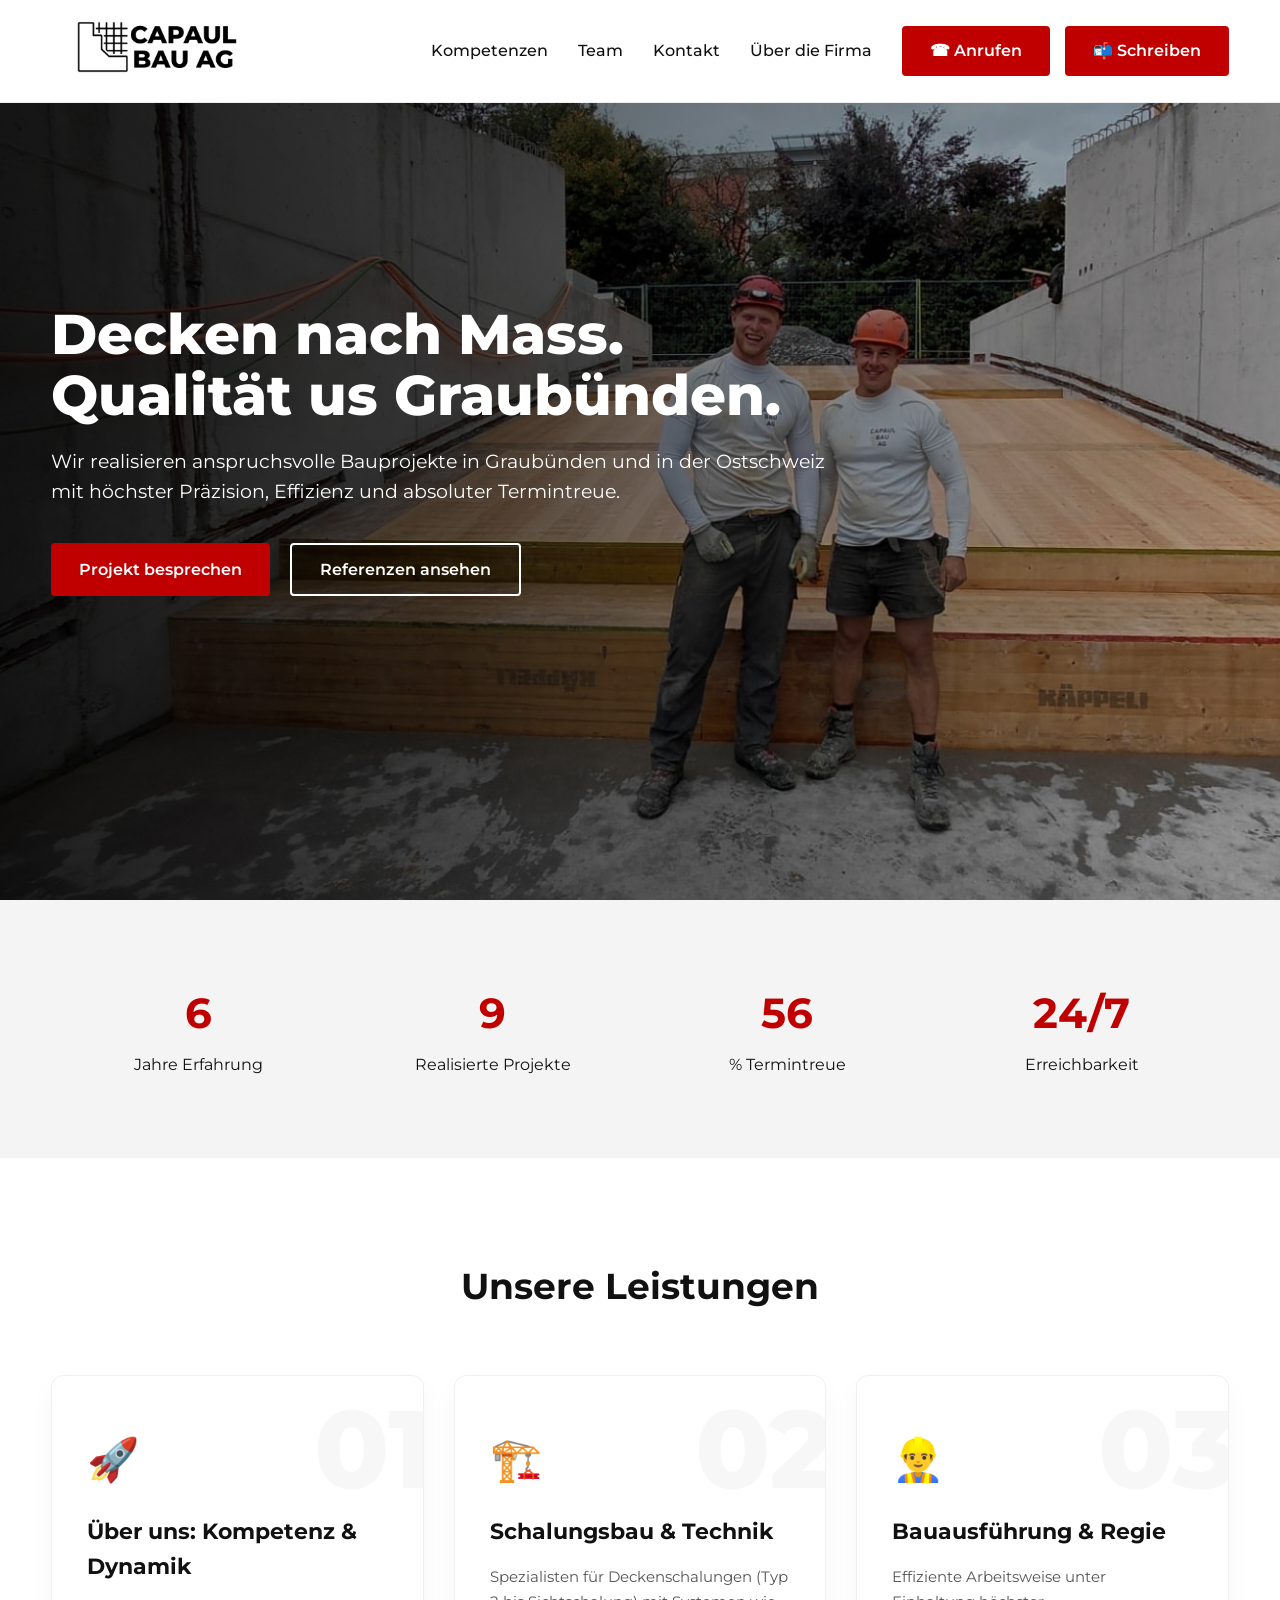
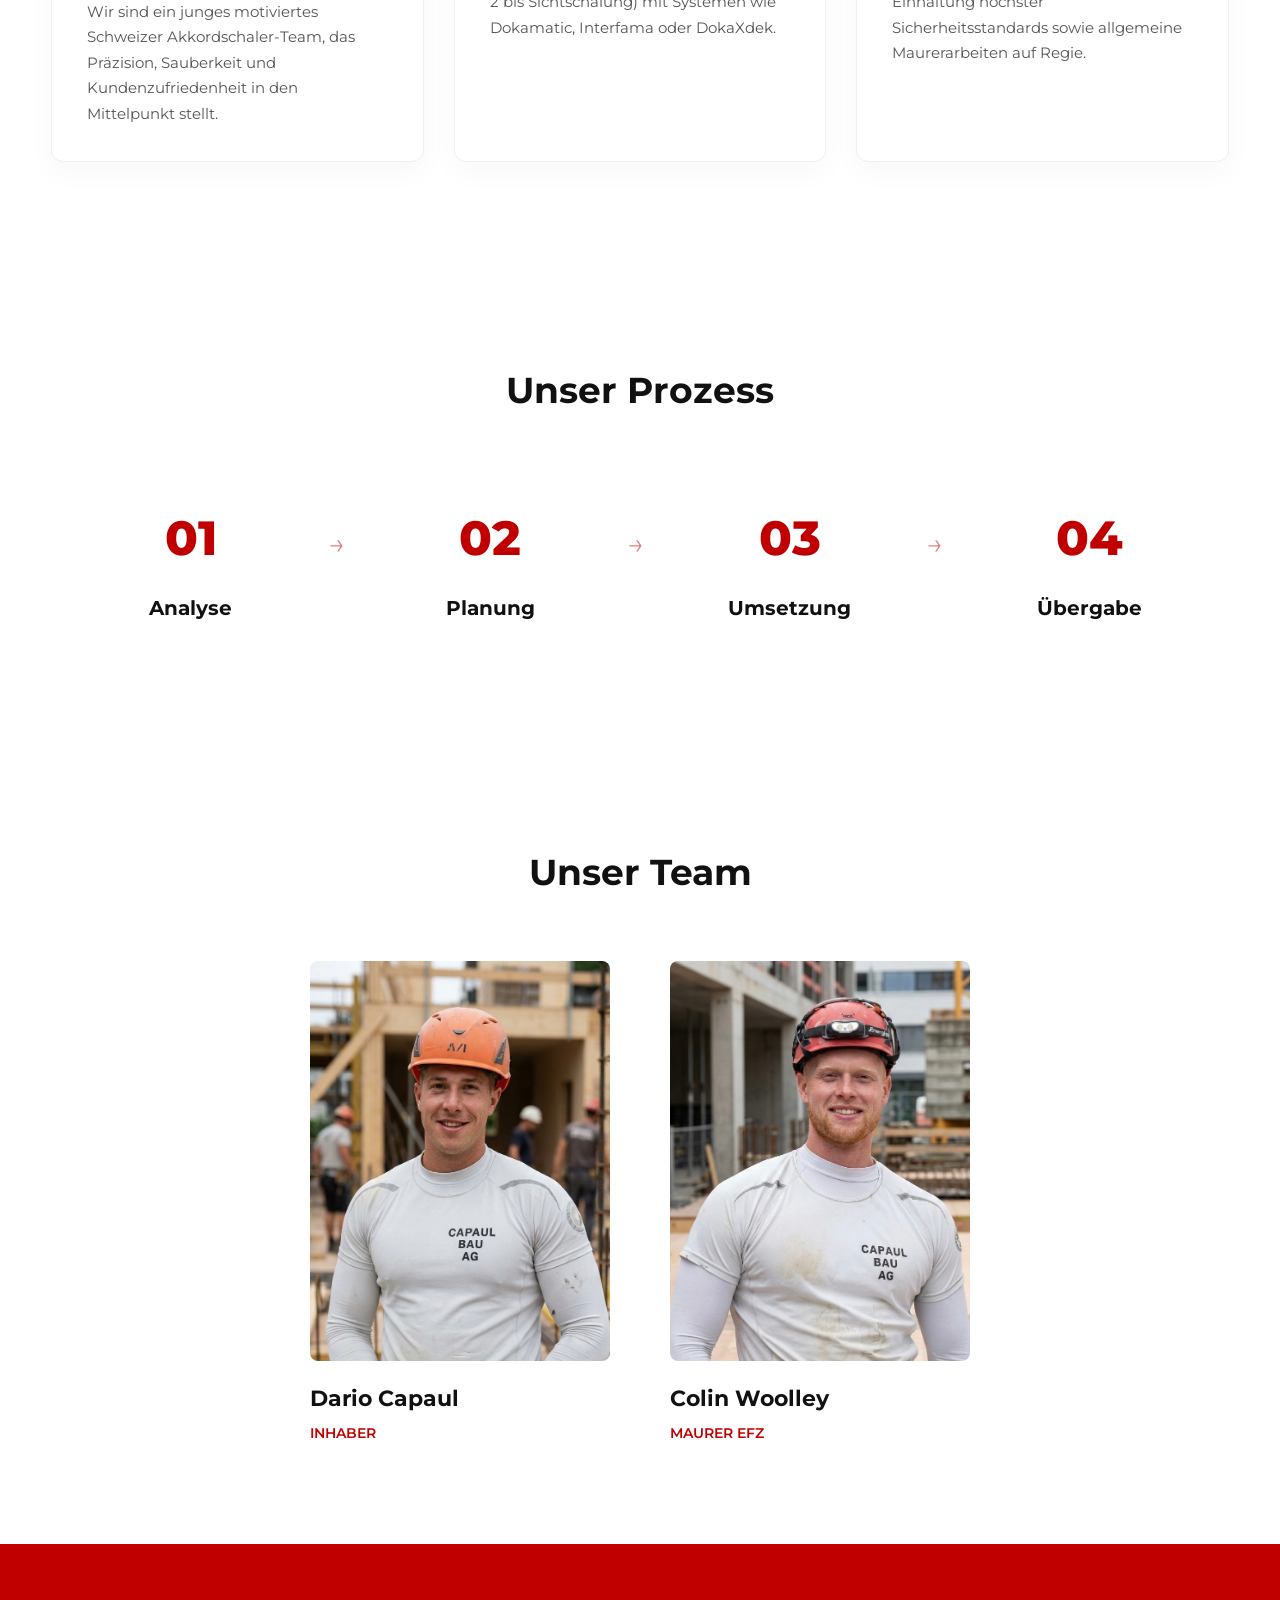
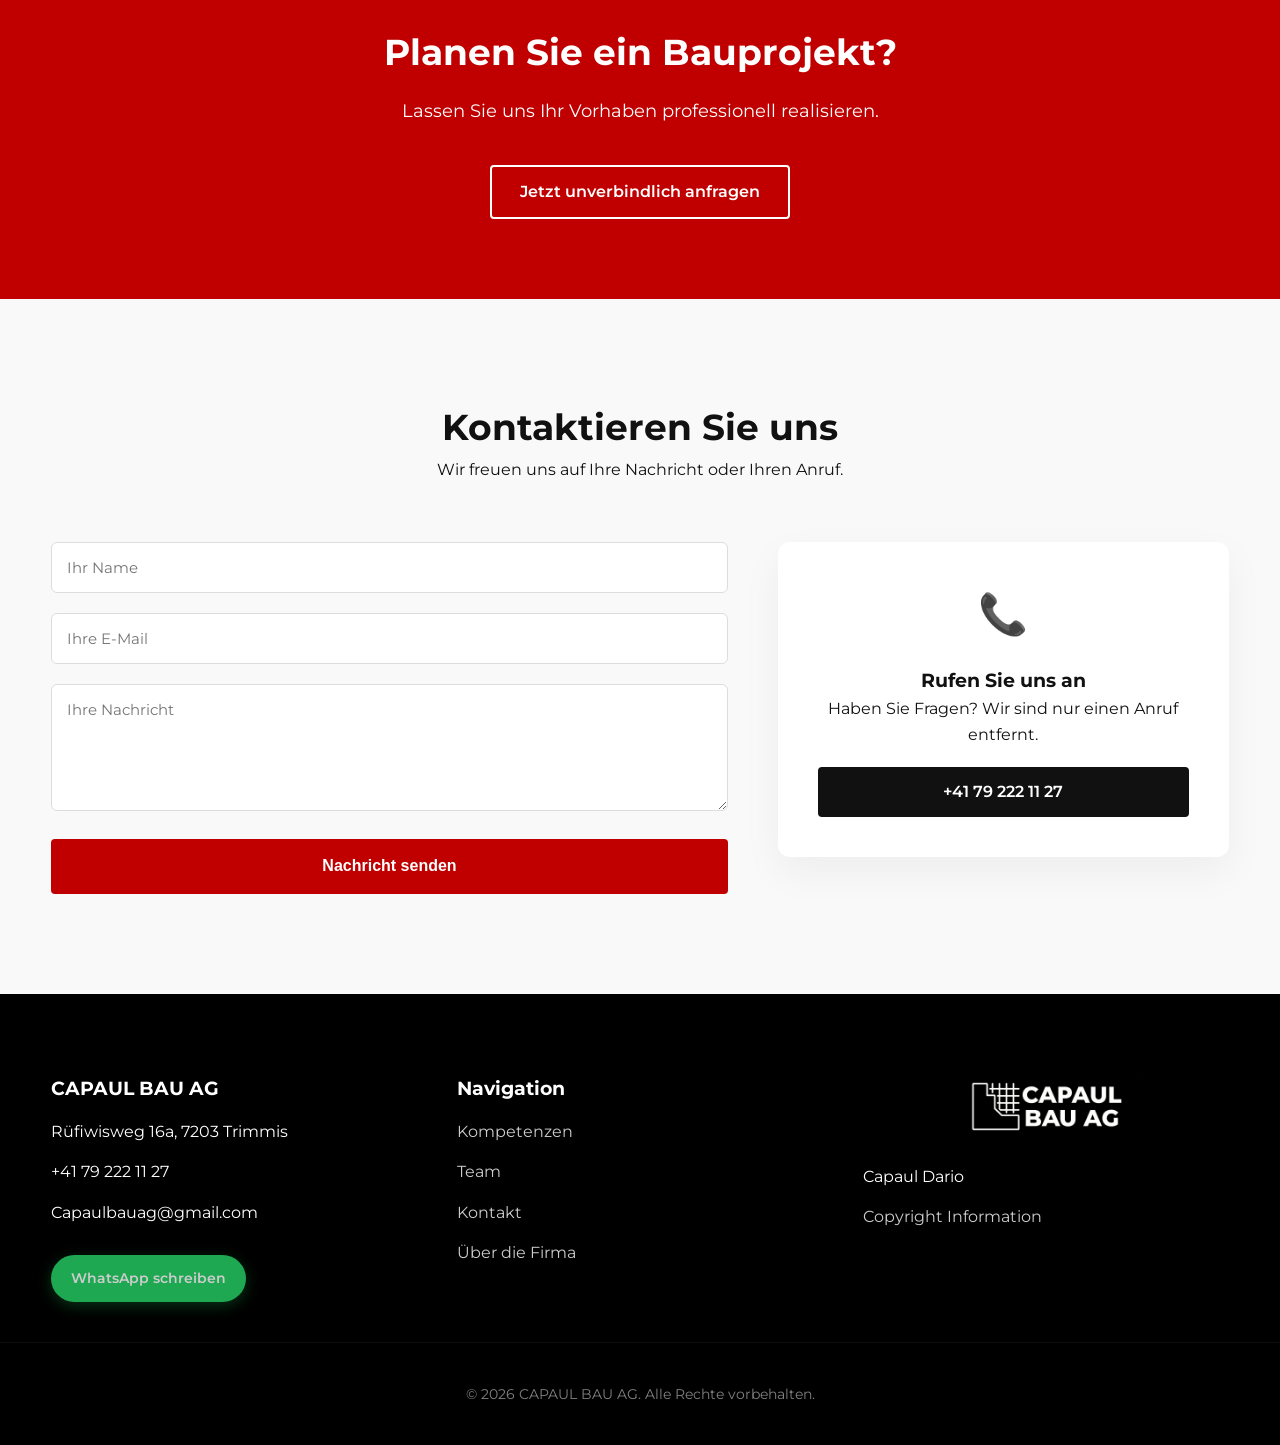
<file: index.html>
<!DOCTYPE html>
<html lang="de">
<head>
    <link rel="icon" type="image/png" href="images/favicon1.png">
    <meta charset="UTF-8">
    <title>CAPAUL BAU AG</title>
    <meta name="viewport" content="width=device-width, initial-scale=1.0">
    <link href="https://fonts.googleapis.com/css2?family=Montserrat:wght@400;500;600;700&display=swap" rel="stylesheet">
    <link rel="stylesheet" href="/css/style.css">
</head>
<body>

<header class="header">
    <div class="container header-container">
        <div class="logo">
            <img src="images/logo1.png" alt="CAPAUL BAU AG Logo">
        </div>

        <nav class="nav">
            <a href="#services">Kompetenzen</a>
            <a href="#team">Team</a>
            <a href="#contact">Kontakt</a>
            <a href="#">Über die Firma</a>
        </nav>

        <div class="header-actions">
            <a href="tel:+41792221127" class="btn btn-primary">☎ Anrufen</a>
            <a href="#contact" class="btn btn-primary">📬 Schreiben</a>
        </div>
    </div>
</header>
    
<section class="hero-slider">
    <div class="slider-wrapper">
        <img src="images/galery-1.jpeg" alt="Projekt 1" class="slide active">
        <img src="images/galery-2.jpeg" alt="Projekt 2" class="slide">
        <img src="images/galery-3.jpeg" alt="Projekt 3" class="slide">
        <img src="images/galery-4.jpeg" alt="Projekt 4" class="slide">
        <div class="slider-overlay"></div>
    </div>

    <div class="container">
        <div class="hero-content">
            <h1 class="reveal active">Decken nach Mass.<br>Qualität us Graubünden.</h1>
            <p class="reveal active">
            Wir realisieren anspruchsvolle Bauprojekte in Graubünden und in der Ostschweiz mit höchster Präzision, Effizienz und absoluter Termintreue.
            </p>
            <div class="hero-buttons reveal active">
                <a href="#contact" class="btn btn-primary btn-large">Projekt besprechen</a>
                <a href="#services" class="btn btn-outline-light btn-large">Referenzen ansehen</a>
            </div>
        </div>
    </div>
</section>

<section class="trust">
    <div class="container trust-grid">
        <div><h3 class="counter" data-target="9">0</h3><p>Jahre Erfahrung</p></div>
        <div><h3 class="counter" data-target="16">0</h3><p>Realisierte Projekte</p></div>
        <div><h3 class="counter" data-target="100">0</h3><p>% Termintreue</p></div>
        <div><h3>24/7</h3><p>Erreichbarkeit</p></div>
    </div>
</section>

<section id="services" class="section" style="counter-reset: services;">
    <div class="container">
        <div class="section-head reveal">
            <h2>Unsere Leistungen</h2>
        </div>

        <div class="grid-3">
            <div class="service-card reveal">
                <span class="service-icon">🚀</span>
                <h3>Über uns: Kompetenz & Dynamik</h3>
                <p> Wir sind ein junges motiviertes Schweizer Akkordschaler-Team, das Präzision, Sauberkeit und Kundenzufriedenheit in den Mittelpunkt stellt.
        </div>

            <div class="service-card reveal">
                <span class="service-icon">🏗️</span>
                <h3>Schalungsbau & Technik</h3>
                <p>Spezialisten für Deckenschalungen (Typ 2 bis Sichtschalung) mit Systemen wie Dokamatic, Interfama oder DokaXdek.</p>
            </div>

            <div class="service-card reveal">
                <span class="service-icon">👷‍♂️</span>
                <h3>Bauausführung & Regie</h3>
                <p>Effiziente Arbeitsweise unter Einhaltung höchster Sicherheitsstandards sowie allgemeine Maurerarbeiten auf Regie.</p>
            </div>
        </div>
    </div>
</section>

<section class="section">
    <div class="container">
        <div class="section-head">
            <h2>Unser Prozess</h2>
        </div>

        <div class="process">
            <div class="step reveal"><span>01</span><h3>Analyse</h3></div>
            <div class="step reveal"><span>02</span><h3>Planung</h3></div>
            <div class="step reveal"><span>03</span><h3>Umsetzung</h3></div>
            <div class="step reveal"><span>04</span><h3>Übergabe</h3></div>
        </div>
    </div>
</section>

<section id="team" class="section">
    <div class="container">
        <div class="section-head">
            <h2>Unser Team</h2>
        </div>
        <div class="team-grid">
            <div class="team-card reveal">
                <div class="team-img">
                    <img src="images/dario.jpeg" alt="Dario Capaul">
                </div>
                <h3>Dario Capaul</h3>
                <p>Inhaber</p>
            </div>

            <div class="team-card reveal">
                <div class="team-img">
                    <img src="images/colin.jpeg" alt="Colin Woolley">
                </div>
                <h3>Colin Woolley</h3>
                <p>Maurer EFZ</p>
            </div>
        </div>
    </div>
</section>

<section class="cta">
    <div class="container">
        <h2>Planen Sie ein Bauprojekt?</h2>
        <p>Lassen Sie uns Ihr Vorhaben professionell realisieren.</p>
        <a href="#contact" class="btn btn-outline-light btn-large">Jetzt unverbindlich anfragen</a>
    </div>
</section>

<section id="contact" class="section contact-section">
    <div class="container">
        <div class="section-head reveal">
            <h2>Kontaktieren Sie uns</h2>
            <p>Wir freuen uns auf Ihre Nachricht oder Ihren Anruf.</p>
        </div>
        
        <div class="contact-grid">
            <div class="contact-form-container reveal">
                <form id="contactForm" class="contact-form">
                    <div class="form-group">
                        <input type="text" name="name" placeholder="Ihr Name" required>
                    </div>
                    <div class="form-group">
                        <input type="email" name="email" placeholder="Ihre E-Mail" required>
                    </div>
                    <div class="form-group">
                        <textarea name="message" rows="5" placeholder="Ihre Nachricht" required></textarea>
                    </div>
                    <button type="submit" class="btn btn-primary btn-full">Nachricht senden</button>
                </form>
            </div>

            <div class="contact-info reveal">
                <div class="info-card">
                    <span class="info-icon">📞</span>
                    <h3>Rufen Sie uns an</h3>
                    <p>Haben Sie Fragen? Wir sind nur einen Anruf entfernt.</p>
                    <a href="tel:+41792221127" class="btn btn-primary btn-call">+41 79 222 11 27</a>
                </div>
            </div>
        </div>
    </div>
</section>

<footer class="footer">
    <div class="container footer-container">
        <div class="footer-column">
            <h3>CAPAUL BAU AG</h3>
            <p>Rüfiwisweg 16a, 7203 Trimmis</p>
            <p>+41 79 222 11 27</p>
            <p>Capaulbauag@gmail.com</p>
            <a href="https://wa.me/41792221127" target="_blank" class="btn-whatsapp-modern">
                WhatsApp schreiben
            </a>
        </div>

        <div class="footer-column">
            <h3>Navigation</h3>
            <a href="#services">Kompetenzen</a>
            <a href="#team">Team</a>
            <a href="#contact">Kontakt</a>
            <a href="#">Über die Firma</a>
        </div>

        <div class="footer-column">
            <img src="images/logo-footer.png" alt="Logo" class="footer-logo">
            <p>Capaul Dario</p>
            <a href="copyright.html">Copyright Information</a>
        </div>
    </div>

    <div class="footer-bottom">
        © 2026 CAPAUL BAU AG. Alle Rechte vorbehalten.
    </div>
</footer>

<script src="./js/script.js"></script>
</body>
</html>
</file>
<file: css/style.css>
/* --- 1. БАЗОВІ НАЛАШТУВАННЯ ТА ЗМІННІ --- */
* {
    margin: 0;
    padding: 0;
    box-sizing: border-box;
}

:root {
    --primary: #c00000;
    --dark: #111;
    --light: #fff;
    --gray: #f4f4f4;
    --transition: 0.3s ease;
}

html {
    scroll-behavior: smooth; /* Плавний скрол по всьому сайту */
}

body {
    font-family: 'Montserrat', sans-serif;
    color: var(--dark);
    line-height: 1.6;
    background-color: #fff;
    display: block; 
}

.container {
    width: 92%;
    max-width: 1300px;
    margin: 0 auto;
}

/* --- 2. HEADER ТА НАВІГАЦІЯ --- */
.header {
    position: fixed;
    top: 0;
    width: 100%;
    background: #fff;
    border-bottom: 1px solid #eee;
    z-index: 1000;
}

.header-container {
    display: flex;
    align-items: center;
    justify-content: space-between;
    padding: 12px 0;
}

.logo img { height: 70px; }

.nav { display: flex; gap: 30px; margin-left: auto; }
.nav a { 
    text-decoration: none; 
    color: var(--dark); 
    font-weight: 500; 
    transition: var(--transition);
}
.nav a:hover { color: var(--primary); }

.header-actions { display: flex; gap: 15px; margin-left: 30px; }

/* --- 3. КНОПКИ (УНІВЕРСАЛЬНІ) --- */
.btn {
    display: inline-flex;
    align-items: center;
    justify-content: center;
    padding: 12px 28px;
    border-radius: 4px;
    font-weight: 600;
    text-decoration: none;
    transition: var(--transition);
    cursor: pointer;
    border: none;
}

.btn-primary { background: var(--primary); color: #fff; }
.btn-primary:hover { background: #900000; transform: translateY(-2px); }

.btn-outline-light { border: 2px solid #fff; color: #fff; background: transparent; }
.btn-outline-light:hover { background: #fff; color: #000; }

.btn-full { width: 100%; height: 55px; font-size: 16px; }

/* --- 4. HERO SLIDER --- */
.hero-slider {
    position: relative;
    width: 100%;
    height: 100vh;
    min-height: 600px;
    display: flex;
    align-items: center;
    background: #000;
    overflow: hidden;
}

.hero-slider .slider-wrapper {
    position: absolute;
    inset: 0;
    z-index: 1;
}

.hero-slider .slide {
    position: absolute;
    inset: 0;
    width: 100%;
    height: 100%;
    object-fit: cover;
    opacity: 0;
    transition: opacity 1.5s ease-in-out;
}

.hero-slider .slide.active { opacity: 1; z-index: 2; }

.hero-slider .slider-overlay {
    position: absolute;
    inset: 0;
    background: linear-gradient(to right, rgba(0,0,0,0.85) 0%, rgba(0,0,0,0.2) 100%);
    z-index: 3;
}

.hero-content {
    position: relative;
    z-index: 10;
    color: #fff;
    max-width: 800px;
}

.hero-content h1 { font-size: 56px; font-weight: 800; line-height: 1.1; margin-bottom: 20px; }
.hero-content p { font-size: 19px; margin-bottom: 35px; opacity: 0.9; }
.hero-buttons { display: flex; gap: 20px; }

/* --- 5. СЕКЦІЇ ТА КОНТЕНТ (TRUST, SERVICES, PROCESS) --- */
.trust { background: var(--gray); padding: 80px 0; position: relative; z-index: 5; }
.trust-grid { display: grid; grid-template-columns: repeat(4, 1fr); text-align: center; }
.trust h3 { font-size: 42px; color: var(--primary); margin-bottom: 5px; }

.section { padding: 100px 0; position: relative; background: #fff; }
.section-head { text-align: center; margin-bottom: 60px; }
.section-head h2 { font-size: 36px; }

/* КАРТКИ ПОСЛУГ */
.grid-3 { display: grid; grid-template-columns: repeat(3, 1fr); gap: 30px; }
.service-card {
    position: relative;
    background: #fff;
    padding: 50px 35px 35px;
    border-radius: 12px;
    border: 1px solid #f0f0f0;
    box-shadow: 0 10px 30px rgba(0, 0, 0, 0.03);
    transition: all 0.4s cubic-bezier(0.25, 1, 0.5, 1);
    overflow: hidden;
}
.service-card::before {
    content: "0" counter(services);
    counter-increment: services;
    position: absolute;
    top: -15px; right: -10px;
    font-size: 110px; font-weight: 800;
    color: rgba(0, 0, 0, 0.03);
    z-index: 0; transition: 0.4s;
}
.service-card::after {
    content: "";
    position: absolute;
    top: 0; left: 0; width: 0; height: 4px;
    background: var(--primary); transition: 0.4s ease;
}
.service-card:hover { transform: translateY(-12px); border-color: rgba(192, 0, 0, 0.2); box-shadow: 0 15px 45px rgba(192, 0, 0, 0.08); }
.service-card:hover::after { width: 100%; }
.service-card:hover::before { color: rgba(192, 0, 0, 0.05); }

.service-icon { font-size: 42px; display: block; margin-bottom: 20px; position: relative; z-index: 2; }
.service-card h3 { font-size: 22px; font-weight: 700; margin-bottom: 15px; position: relative; z-index: 2; color: var(--dark); }
.service-card p { font-size: 15px; line-height: 1.7; color: #555; position: relative; z-index: 2; }

/* ПРОЦЕС */
.process { display: flex; justify-content: space-between; align-items: flex-start; gap: 20px; margin-top: 50px; }
.step { position: relative; flex: 1; text-align: center; padding: 20px; }
.step:not(:last-child)::after {
    content: "→";
    position: absolute; top: 40px; right: -15px;
    font-size: 30px; color: var(--primary); opacity: 0.5; font-weight: 300;
}
.step span { font-size: 48px; font-weight: 800; color: var(--primary); display: block; margin-bottom: 15px; transition: 0.3s; }
.step h3 { font-size: 20px; font-weight: 700; color: var(--dark); }
.step:hover span { transform: scale(1.1); opacity: 1; }

/* --- 6. КОМАНДА --- */
.team-grid { display: grid; grid-template-columns: repeat(2, 300px); gap: 60px; justify-content: center; }
.team-img { width: 100%; aspect-ratio: 3 / 4; border-radius: 8px; overflow: hidden; margin-bottom: 20px; background: #eee; }
.team-img img { width: 100%; height: 100%; object-fit: cover; display: block; }
.team-card h3 { font-size: 22px; margin-bottom: 5px; }
.team-card p { color: var(--primary); font-weight: 600; text-transform: uppercase; font-size: 14px; }

/* --- CTA SECTION (ЧЕРВОНИЙ БЛОК) --- */
.cta { 
    background: var(--primary); 
    color: #fff; 
    text-align: center; 
    padding: 80px 0; 
}

.cta h2 {
    font-size: 36px;
    margin-bottom: 15px;
}

.cta p {
    font-size: 18px;
    margin-bottom: 30px; /* Додаємо відступ під текстом */
}

.cta .btn {
    margin-top: 10px; /* Додатковий страховий відступ саме для кнопки */
}

/* --- 8. КОНТАКТНА СЕКЦІЯ ТА ФОРМА --- */
.contact-section { background: #f9f9f9; }
.contact-grid { display: grid; grid-template-columns: 1.5fr 1fr; gap: 50px; align-items: start; }
.contact-form { display: flex; flex-direction: column; gap: 20px; }
.form-group input, .form-group textarea {
    width: 100%; padding: 15px; border: 1px solid #ddd; border-radius: 6px;
    font-family: inherit; font-size: 15px; transition: 0.3s;
}
.form-group input:focus, .form-group textarea:focus {
    border-color: var(--primary); outline: none; box-shadow: 0 0 10px rgba(192, 0, 0, 0.1);
}

.info-card {
    background: #fff; padding: 40px; border-radius: 12px; text-align: center;
    box-shadow: 0 15px 40px rgba(0,0,0,0.05);
}
.info-icon { font-size: 40px; display: block; margin-bottom: 20px; }
.btn-call { background: var(--dark); color: #fff; margin-top: 20px; width: 100%; text-decoration: none; }
.btn-call:hover { background: var(--primary); transform: scale(1.02); }

/* --- 9. REVEAL ANIMATION --- */
.reveal { opacity: 0; transform: translateY(30px); transition: 1s ease; }
.reveal.active { opacity: 1; transform: translateY(0); }

/* --- 10. WHATSAPP КНОПКА (MODERN) --- */
.btn-whatsapp-modern {
    display: inline-flex; align-items: center; gap: 10px; background: #25D366;
    color: #fff; padding: 12px 20px; border-radius: 50px; text-decoration: none;
    font-weight: 600; font-size: 14px; transition: 0.3s;
    box-shadow: 0 4px 15px rgba(37, 211, 102, 0.3); margin-top: 15px; width: fit-content;
}
.btn-whatsapp-modern:hover { background: #128C7E; transform: translateY(-3px); box-shadow: 0 6px 20px rgba(37, 211, 102, 0.5); }

/* --- 11. FOOTER --- */
.footer { background: #000; color: #fff; padding: 80px 0 40px; position: relative; z-index: 10; }
.footer-container { display: flex; justify-content: space-between; gap: 40px; flex-wrap: wrap; }
.footer-column { flex: 1; min-width: 250px; display: flex; flex-direction: column; gap: 15px; }
.footer-column a { color: #fff; text-decoration: none; transition: 0.3s; opacity: 0.8; }
.footer-column a:hover { color: var(--primary); opacity: 1; }
.footer-logo { height: 65px; object-fit: contain; margin-bottom: 10px; }
.footer-bottom {
    text-align: center; padding-top: 40px; margin-top: 40px;
    border-top: 1px solid rgba(255,255,255,0.1); font-size: 14px; opacity: 0.5;
}

/* --- 12. АДАПТИВНІСТЬ (У САМОМУ КІНЦІ) --- */
@media (max-width: 992px) {
    .grid-3, .process, .trust-grid, .contact-grid { grid-template-columns: 1fr 1fr; }
    .contact-grid { gap: 40px; }
    .hero-content h1 { font-size: 38px; }
    .team-grid { grid-template-columns: 1fr; }
    .step:not(:last-child)::after { display: none; }
}

@media (max-width: 600px) {
    .grid-3, .process, .trust-grid, .contact-grid { grid-template-columns: 1fr; }
    .nav { display: none; }
    .hero-content h1 { font-size: 32px; }
}


/* =========================================================
   RESPONSIVE IMPROVEMENTS
   ADDITIVE ONLY — DESKTOP SAFE
========================================================= */

/* Prevent accidental horizontal scroll */
html,
body {
    overflow-x: hidden;
}

/* Better responsive media behavior */
img {
    max-width: 100%;
    height: auto;
}

/* =========================================================
   TABLET
========================================================= */

@media (max-width: 1023px) {

    .container {
        width: 94%;
    }

    .header-container {
        gap: 20px;
    }

    .nav {
        gap: 20px;
    }

    .header-actions {
        margin-left: 10px;
        gap: 10px;
    }

    .hero-content {
        max-width: 650px;
    }

    .hero-content h1 {
        font-size: 46px;
        line-height: 1.15;
    }

    .hero-content p {
        font-size: 17px;
    }

    .grid-3 {
        grid-template-columns: 1fr;
    }

    .process {
        flex-wrap: wrap;
        justify-content: center;
    }

    .step {
        min-width: 220px;
    }

    .step:not(:last-child)::after {
        display: none;
    }

    .team-grid {
        grid-template-columns: repeat(2, minmax(240px, 1fr));
        gap: 40px;
    }

    .contact-grid {
        grid-template-columns: 1fr;
    }
}

/* =========================================================
   MOBILE
========================================================= */

@media (max-width: 767px) {

    .header {
        padding: 0;
    }

    .header-container {
        flex-wrap: wrap;
        justify-content: center;
        padding: 14px 0;
        gap: 14px;
    }

    .logo img {
        height: 52px;
    }

    .nav {
        width: 100%;
        justify-content: center;
        flex-wrap: wrap;
        gap: 14px;
        margin-left: 0;
    }

    .nav a {
        font-size: 14px;
    }

    .header-actions {
        width: 100%;
        margin-left: 0;
        justify-content: center;
        flex-wrap: wrap;
    }

    .header-actions .btn {
        flex: 1;
        min-width: 140px;
    }

    /* HERO */

    .hero-slider {
        min-height: 100svh;
        height: auto;
        padding: 140px 0 80px;
    }

    .hero-slider .slider-overlay {
        background:
            linear-gradient(
                to bottom,
                rgba(0,0,0,0.8),
                rgba(0,0,0,0.45)
            );
    }

    .hero-content {
        max-width: 100%;
        text-align: center;
    }

    .hero-content h1 {
        font-size: clamp(34px, 8vw, 48px);
        line-height: 1.15;
        margin-bottom: 18px;
    }

    .hero-content p {
        font-size: 16px;
        line-height: 1.7;
        margin-bottom: 28px;
    }

    .hero-buttons {
        flex-direction: column;
        align-items: stretch;
        gap: 14px;
    }

    .hero-buttons .btn {
        width: 100%;
    }

    /* SECTIONS */

    .section {
        padding: 80px 0;
    }

    .section-head {
        margin-bottom: 40px;
    }

    .section-head h2 {
        font-size: 30px;
    }

    /* TRUST */

    .trust {
        padding: 60px 0;
    }

    .trust-grid {
        grid-template-columns: 1fr 1fr;
        gap: 30px;
    }

    .trust h3 {
        font-size: 34px;
    }

    /* SERVICES */

    .grid-3 {
        grid-template-columns: 1fr;
        gap: 24px;
    }

    .service-card {
        padding: 40px 25px 28px;
    }

    .service-card::before {
        font-size: 80px;
    }

    /* PROCESS */

    .process {
        flex-direction: column;
        align-items: stretch;
        gap: 20px;
    }

    .step {
        padding: 10px;
    }

    .step span {
        font-size: 40px;
    }

    /* TEAM */

    .team-grid {
        grid-template-columns: 1fr;
        gap: 40px;
    }

    /* CTA */

    .cta {
        padding: 70px 0;
    }

    .cta h2 {
        font-size: 30px;
    }

    .cta p {
        font-size: 16px;
    }

    /* CONTACT */

    .contact-grid {
        grid-template-columns: 1fr;
        gap: 30px;
    }

    .info-card {
        padding: 30px 24px;
    }

    /* FOOTER */

    .footer {
        padding: 60px 0 30px;
    }

    .footer-container {
        flex-direction: column;
        gap: 40px;
    }

    .footer-column {
        min-width: unset;
    }
}

/* =========================================================
   SMALL MOBILE
========================================================= */

@media (max-width: 480px) {

    .container {
        width: 92%;
    }

    .hero-slider {
        padding-top: 160px;
    }

    .hero-content h1 {
        font-size: 30px;
    }

    .hero-content p {
        font-size: 15px;
    }

    .btn {
        padding: 12px 18px;
        font-size: 14px;
    }

    .trust-grid {
        grid-template-columns: 1fr;
    }

    .section {
        padding: 70px 0;
    }

    .section-head h2 {
        font-size: 26px;
    }

    .service-card {
        padding: 35px 20px 24px;
    }

    .service-card h3 {
        font-size: 20px;
    }

    .cta h2 {
        font-size: 26px;
    }

    .info-card {
        padding: 24px 18px;
    }
}

/* =========================================================
   LEGAL PAGES
========================================================= */

.legal-page {
    max-width: 900px;
}

.legal-content {
    background: #fff;
    padding: 50px;
    border-radius: 14px;
    box-shadow: 0 10px 40px rgba(0,0,0,0.04);
    line-height: 1.9;
    color: #444;
}

.legal-content p:not(:last-child) {
    margin-bottom: 24px;
}

.legal-footer {
    margin-top: 40px;
    padding-top: 25px;
    border-top: 1px solid #eee;
    font-weight: 600;
    color: #111;
}

@media (max-width: 767px) {

    .legal-content {
        padding: 30px 22px;
    }

}
</file>
